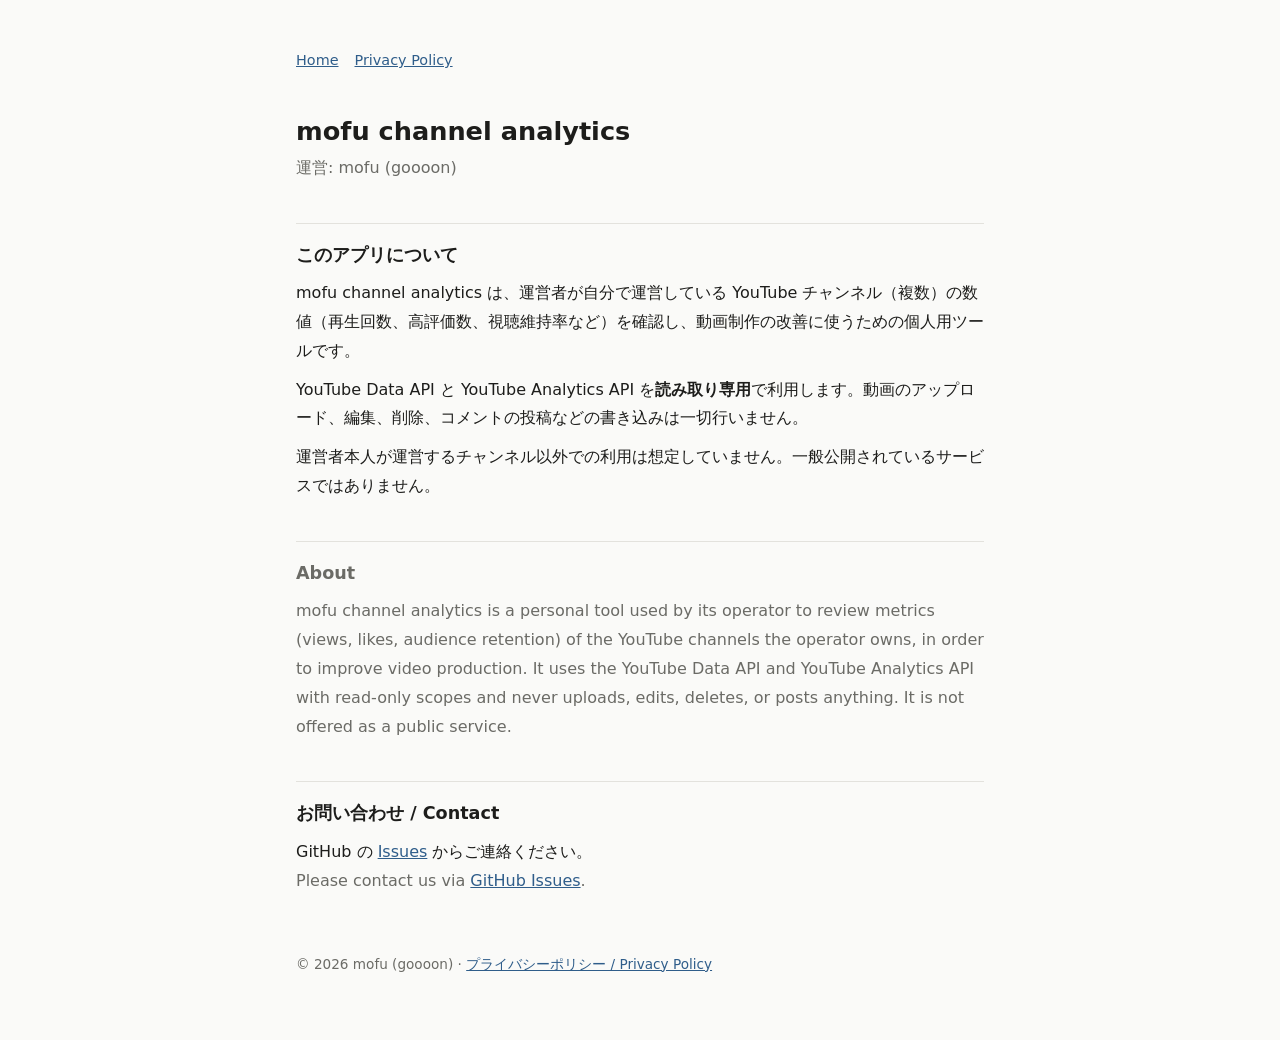
<file: index.html>
<!doctype html>
<html lang="ja">
<head>
<meta charset="utf-8">
<meta name="viewport" content="width=device-width,initial-scale=1">
<title>mofu channel analytics</title>
<meta name="description" content="運営者の YouTube チャンネルの再生数・視聴維持率を確認するための個人用ツール">
<link rel="stylesheet" href="style.css">
</head>
<body>
<main>
<nav><a href="./">Home</a><a href="privacy.html">Privacy Policy</a></nav>
<h1>mofu channel analytics</h1>
<p class="sub">運営: mofu (goooon)</p>

<h2>このアプリについて</h2>
<p>mofu channel analytics は、運営者が自分で運営している YouTube チャンネル（複数）の数値（再生回数、高評価数、視聴維持率など）を確認し、動画制作の改善に使うための個人用ツールです。</p>
<p>YouTube Data API と YouTube Analytics API を<strong>読み取り専用</strong>で利用します。動画のアップロード、編集、削除、コメントの投稿などの書き込みは一切行いません。</p>
<p>運営者本人が運営するチャンネル以外での利用は想定していません。一般公開されているサービスではありません。</p>

<h2 class="en">About</h2>
<p class="en">mofu channel analytics is a personal tool used by its operator to review metrics (views, likes, audience retention) of the YouTube channels the operator owns, in order to improve video production. It uses the YouTube Data API and YouTube Analytics API with read-only scopes and never uploads, edits, deletes, or posts anything. It is not offered as a public service.</p>

<h2>お問い合わせ / Contact</h2>
<p>GitHub の <a href="https://github.com/goooon-dev/goooon-dev.github.io/issues">Issues</a> からご連絡ください。<br><span class="en">Please contact us via <a href="https://github.com/goooon-dev/goooon-dev.github.io/issues">GitHub Issues</a>.</span></p>

<footer>© 2026 mofu (goooon) · <a href="privacy.html">プライバシーポリシー / Privacy Policy</a></footer>
</main>
</body>
</html>
</file>
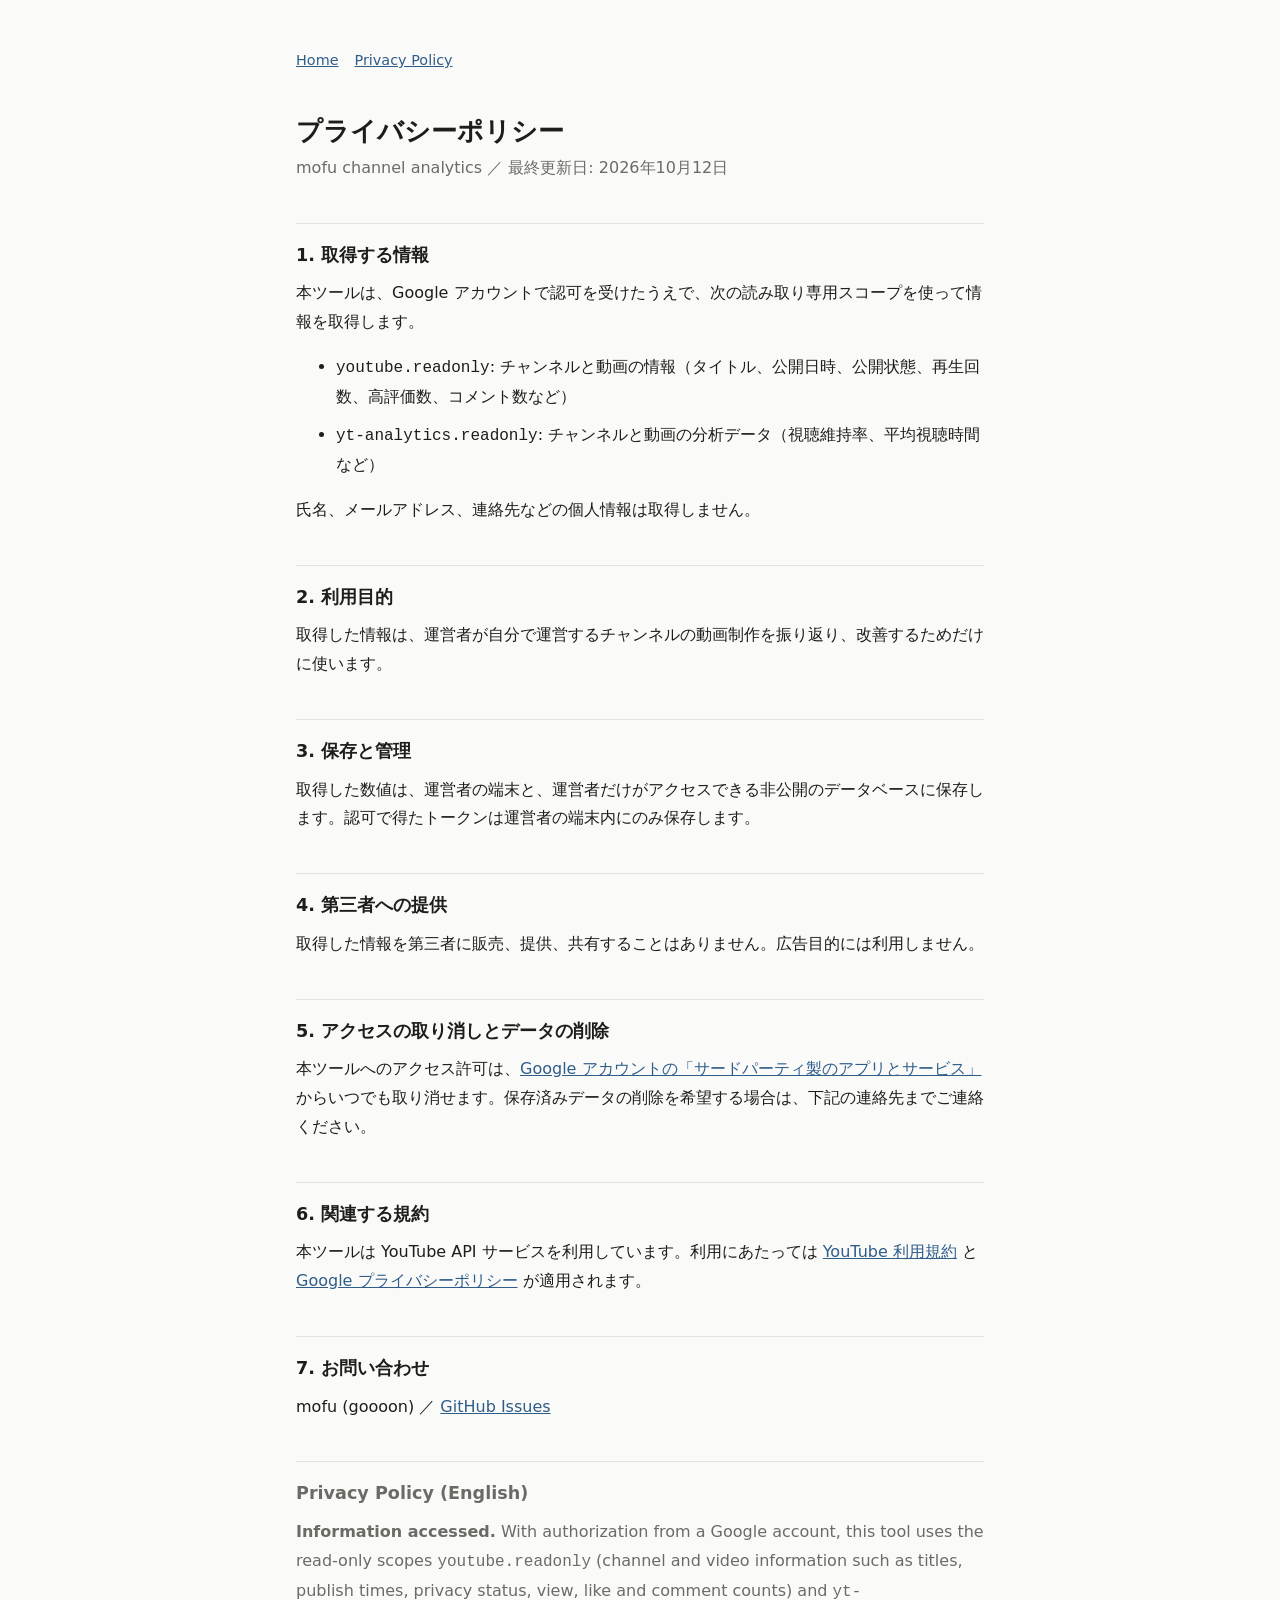
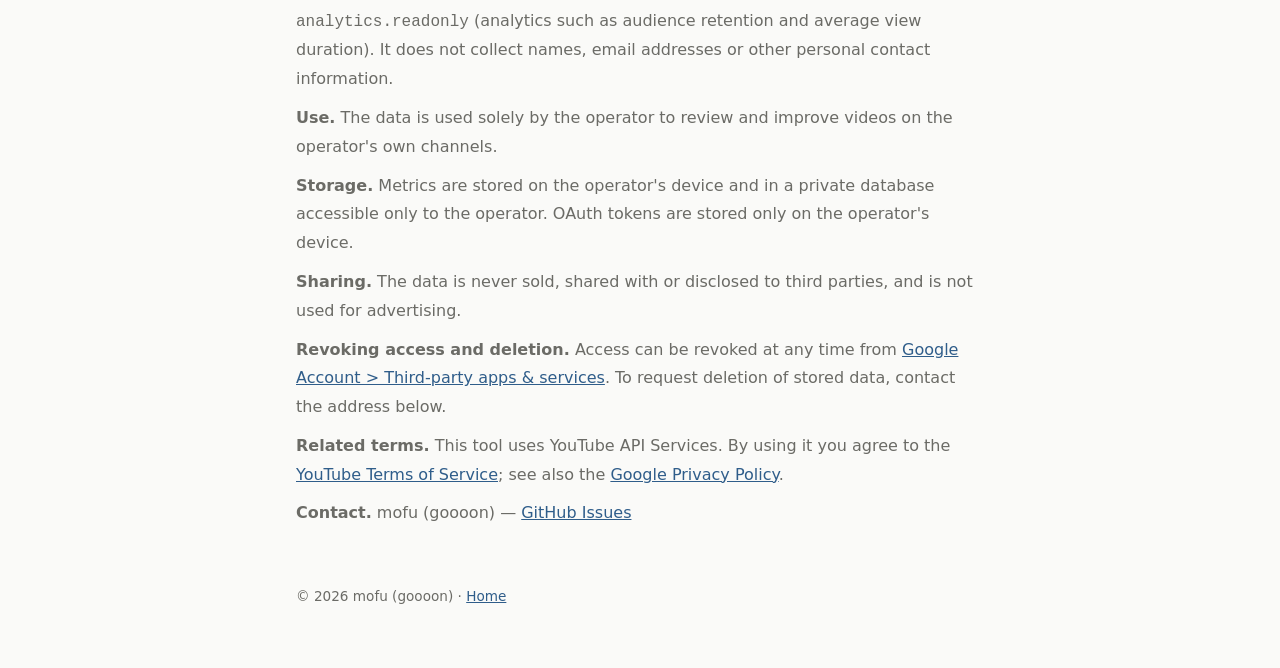
<file: privacy.html>
<!doctype html>
<html lang="ja">
<head>
<meta charset="utf-8">
<meta name="viewport" content="width=device-width,initial-scale=1">
<title>Privacy Policy · mofu channel analytics</title>
<link rel="stylesheet" href="style.css">
</head>
<body>
<main>
<nav><a href="./">Home</a><a href="privacy.html">Privacy Policy</a></nav>
<h1>プライバシーポリシー</h1>
<p class="sub">mofu channel analytics ／ 最終更新日: 2026年10月12日</p>

<h2>1. 取得する情報</h2>
<p>本ツールは、Google アカウントで認可を受けたうえで、次の読み取り専用スコープを使って情報を取得します。</p>
<ul>
<li><code>youtube.readonly</code>: チャンネルと動画の情報（タイトル、公開日時、公開状態、再生回数、高評価数、コメント数など）</li>
<li><code>yt-analytics.readonly</code>: チャンネルと動画の分析データ（視聴維持率、平均視聴時間など）</li>
</ul>
<p>氏名、メールアドレス、連絡先などの個人情報は取得しません。</p>

<h2>2. 利用目的</h2>
<p>取得した情報は、運営者が自分で運営するチャンネルの動画制作を振り返り、改善するためだけに使います。</p>

<h2>3. 保存と管理</h2>
<p>取得した数値は、運営者の端末と、運営者だけがアクセスできる非公開のデータベースに保存します。認可で得たトークンは運営者の端末内にのみ保存します。</p>

<h2>4. 第三者への提供</h2>
<p>取得した情報を第三者に販売、提供、共有することはありません。広告目的には利用しません。</p>

<h2>5. アクセスの取り消しとデータの削除</h2>
<p>本ツールへのアクセス許可は、<a href="https://myaccount.google.com/permissions">Google アカウントの「サードパーティ製のアプリとサービス」</a>からいつでも取り消せます。保存済みデータの削除を希望する場合は、下記の連絡先までご連絡ください。</p>

<h2>6. 関連する規約</h2>
<p>本ツールは YouTube API サービスを利用しています。利用にあたっては <a href="https://www.youtube.com/t/terms">YouTube 利用規約</a> と <a href="https://policies.google.com/privacy">Google プライバシーポリシー</a> が適用されます。</p>

<h2>7. お問い合わせ</h2>
<p>mofu (goooon) ／ <a href="https://github.com/goooon-dev/goooon-dev.github.io/issues">GitHub Issues</a></p>

<h2 class="en">Privacy Policy (English)</h2>
<div class="en">
<p><strong>Information accessed.</strong> With authorization from a Google account, this tool uses the read-only scopes <code>youtube.readonly</code> (channel and video information such as titles, publish times, privacy status, view, like and comment counts) and <code>yt-analytics.readonly</code> (analytics such as audience retention and average view duration). It does not collect names, email addresses or other personal contact information.</p>
<p><strong>Use.</strong> The data is used solely by the operator to review and improve videos on the operator's own channels.</p>
<p><strong>Storage.</strong> Metrics are stored on the operator's device and in a private database accessible only to the operator. OAuth tokens are stored only on the operator's device.</p>
<p><strong>Sharing.</strong> The data is never sold, shared with or disclosed to third parties, and is not used for advertising.</p>
<p><strong>Revoking access and deletion.</strong> Access can be revoked at any time from <a href="https://myaccount.google.com/permissions">Google Account &gt; Third-party apps &amp; services</a>. To request deletion of stored data, contact the address below.</p>
<p><strong>Related terms.</strong> This tool uses YouTube API Services. By using it you agree to the <a href="https://www.youtube.com/t/terms">YouTube Terms of Service</a>; see also the <a href="https://policies.google.com/privacy">Google Privacy Policy</a>.</p>
<p><strong>Contact.</strong> mofu (goooon) — <a href="https://github.com/goooon-dev/goooon-dev.github.io/issues">GitHub Issues</a></p>
</div>

<footer>© 2026 mofu (goooon) · <a href="./">Home</a></footer>
</main>
</body>
</html>
</file>
<file: style.css>
:root{--bg:#fafaf8;--fg:#1d1d1b;--muted:#6b6b66;--line:#e3e2dd;--accent:#2f5d8a}
@media (prefers-color-scheme:dark){:root{--bg:#161615;--fg:#ecebe6;--muted:#9c9b95;--line:#2c2c2a;--accent:#8fb4dc}}
*{box-sizing:border-box}
body{margin:0;background:var(--bg);color:var(--fg);font:16px/1.8 system-ui,-apple-system,"Hiragino Sans","Noto Sans JP",sans-serif}
main{max-width:720px;margin:0 auto;padding:48px 16px 64px}
h1{font-size:1.6rem;line-height:1.4;margin:0 0 4px}
h2{font-size:1.1rem;margin:40px 0 8px;padding-top:16px;border-top:1px solid var(--line)}
p,li{margin:0 0 10px}
.sub{color:var(--muted);margin-bottom:32px}
a{color:var(--accent)}
nav{display:flex;gap:16px;font-size:.9rem;margin-bottom:40px}
footer{margin-top:56px;color:var(--muted);font-size:.85rem}
.en{color:var(--muted)}
</file>
